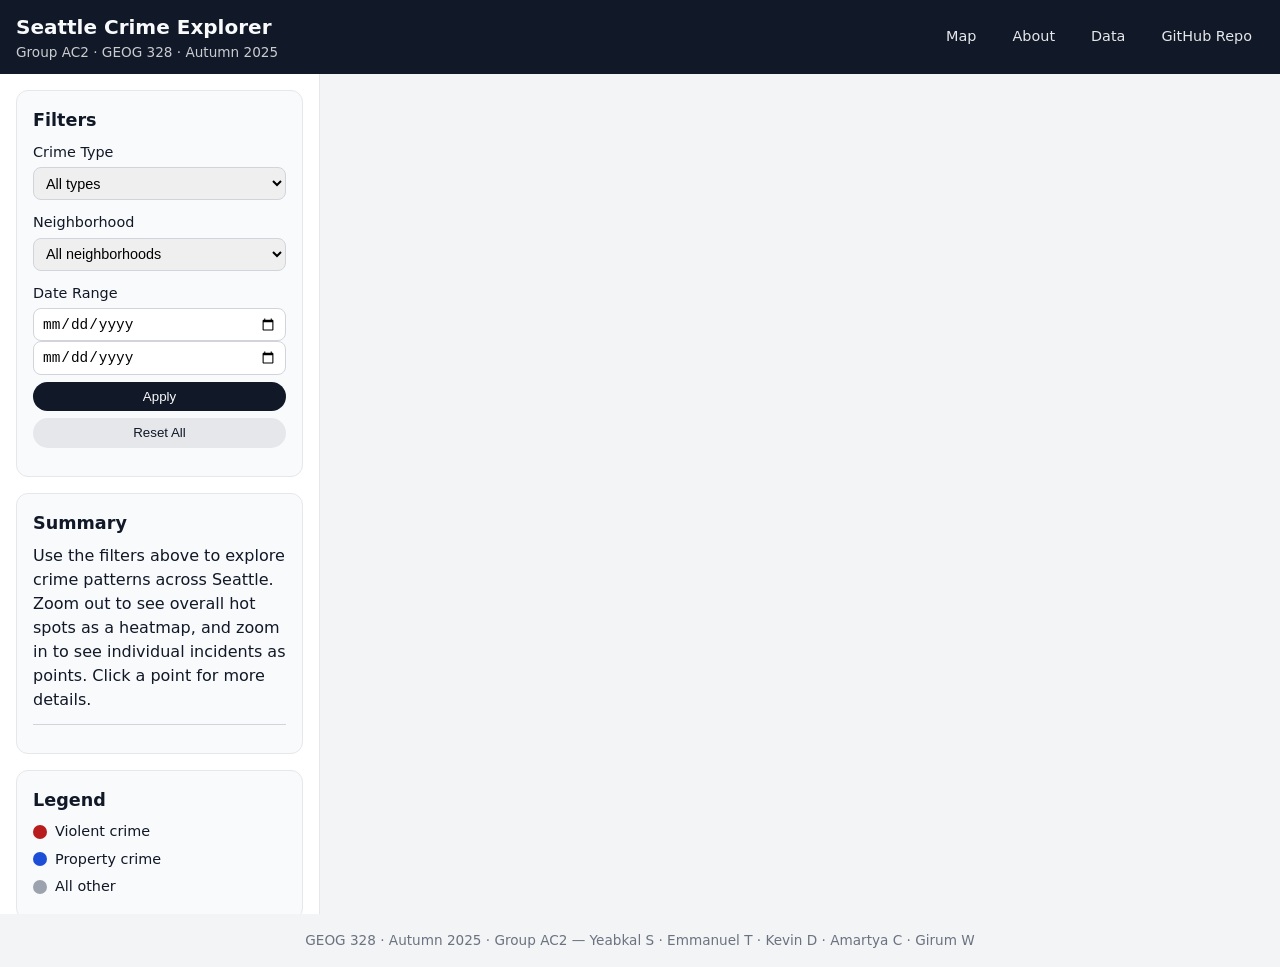
<file: index.html>
<!DOCTYPE html>
<html lang="en">
<head>
  <meta charset="UTF-8" />
  <title>Seattle Crime Explorer | Group AC2</title>
  <meta name="viewport" content="width=device-width, initial-scale=1" />

  <!-- Stylesheet -->
  <link rel="stylesheet" href="css\style.css" />
  <!-- Mapbox GL JS -->
  <link
    href="https://api.mapbox.com/mapbox-gl-js/v3.2.0/mapbox-gl.css"
    rel="stylesheet"
  />
  <script src="https://api.mapbox.com/mapbox-gl-js/v3.2.0/mapbox-gl.js"></script>

  <!-- Script -->
  <script src="js\app.js" defer></script>
</head>
<body>
  <!-- Top Header Bar -->
  <header id="top-bar">
    <div class="brand">
      <h1>Seattle Crime Explorer</h1>
      <p>Group AC2 · GEOG 328 · Autumn 2025</p>
    </div>
    <nav class="top-nav">
      <a href="index.html">Map</a>
      <a href="about.html">About</a>
      <a href="data.html">Data</a>
      <a
        href="https://github.com/206ET/GEOG328_GroupAC2_CrimeData"
        target="_blank"
        rel="noopener noreferrer"
      >
        GitHub Repo
      </a>
  </nav>
  </header>

  <!-- Main layout: sidebar + map -->
  <main id="layout">
    <!-- Sidebar -->
    <aside id="sidebar">
      <!-- Filters panel -->
      <section class="panel">
        <h2>Filters</h2>

        <!-- Crime type filter -->
        <div class="control-group">
          <label for="crime-type-select">Crime Type</label>
          <select id="crime-type-select">
            <option value="all">All types</option>
            <option value="VIOLENT CRIME">Violent crime</option>
            <option value="PROPERTY CRIME">Property crime</option>
            <option value="ALL OTHER">All other</option>
          </select>
        </div>

        <!-- Neighborhood filter -->
        <div class="control-group">
          <label for="neighborhood-select">Neighborhood</label>
          <select id="neighborhood-select">
            <option value="all">All neighborhoods</option>
          </select>
        </div>

        <!-- Date range -->
        <div class="control-group">
          <label>Date Range</label>
          <input type="date" id="start-date" placeholder="Start date" />
          <input type="date" id="end-date" placeholder="End date" />
          <button id="apply-date-btn">Apply</button>
          <button id="reset-filters-btn" class="secondary">Reset All</button>
        </div>
      </section>

      <!-- Statistics panel -->
      <section class="panel">
        <h2>Summary</h2>
        <p id="summary-text">
          Use the filters above to explore crime patterns across Seattle.
          Zoom out to see overall hot spots as a heatmap, and zoom in to see
          individual incidents as points. Click a point for more details.
        </p>
        <div id="stats-details" style="margin-top: 0.75rem; padding-top: 0.75rem; border-top: 1px solid #d1d5db; font-size: 0.85rem;"></div>
      </section>

      <!-- Legend -->
      <section class="panel">
        <h2>Legend</h2>
        <div id="legend">
          <div class="legend-item">
            <span class="legend-color legend-violent"></span>
            <span>Violent crime</span>
          </div>
          <div class="legend-item">
            <span class="legend-color legend-property"></span>
            <span>Property crime</span>
          </div>
          <div class="legend-item">
            <span class="legend-color legend-other"></span>
            <span>All other</span>
          </div>
        </div>
      </section>
    </aside>

    <!-- Map container -->
    <section id="map-container">
      <div id="map"></div>
    </section>
  </main>

  <!-- Footer -->
  <footer id="footer">
    <p>
      GEOG 328 · Autumn 2025 · Group AC2 — Yeabkal S · Emmanuel T · Kevin D · Amartya C · Girum W
    </p>
  </footer>
</body>
</html>
</file>
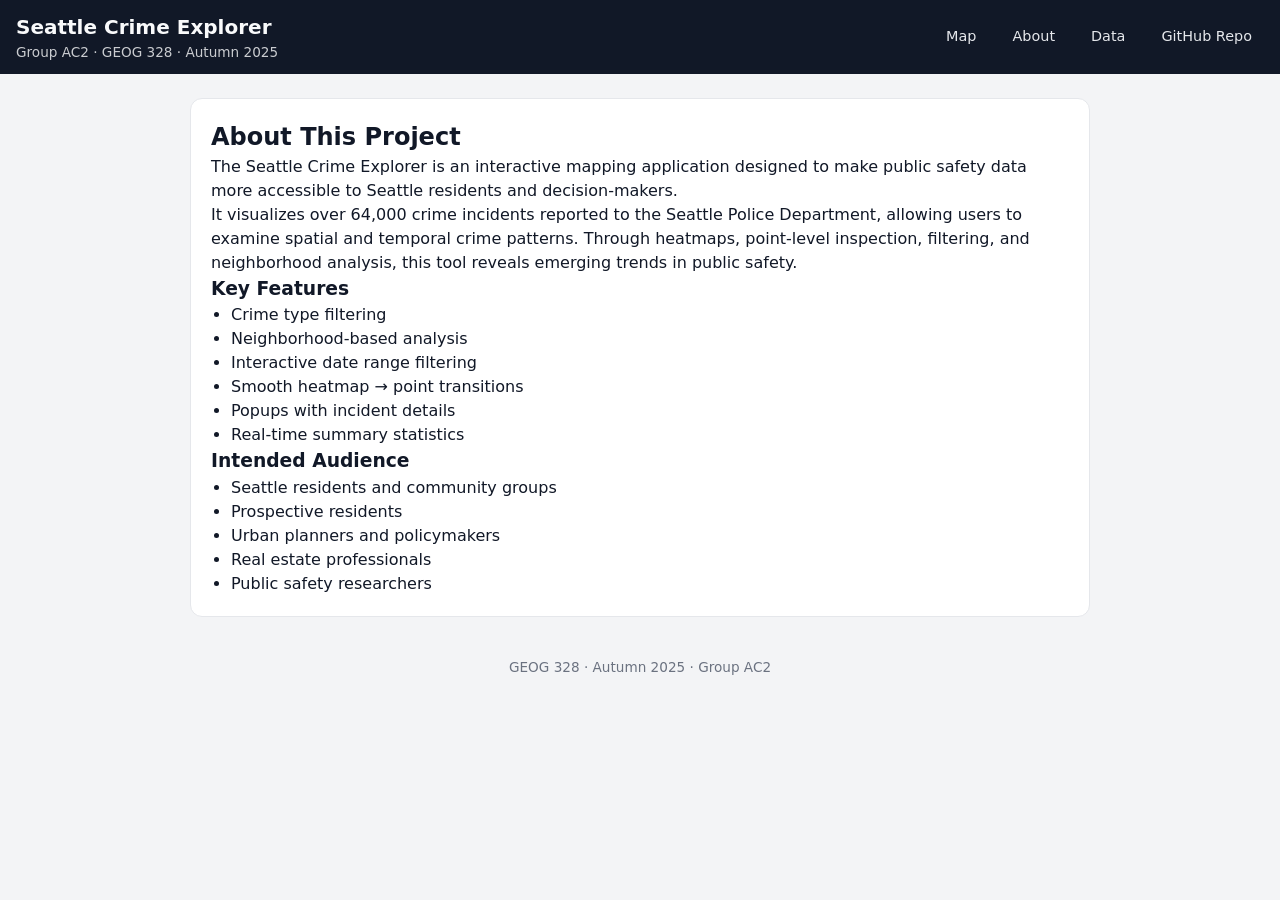
<file: about.html>
<!DOCTYPE html>
<html lang="en">
<head>
  <meta charset="UTF-8" />
  <title>About | Seattle Crime Explorer</title>
  <meta name="viewport" content="width=device-width, initial-scale=1" />
  <link rel="stylesheet" href="css\style.css" />
</head>
<body>

<header id="top-bar">
  <div class="brand">
    <h1>Seattle Crime Explorer</h1>
    <p>Group AC2 · GEOG 328 · Autumn 2025</p>
  </div>
  <nav class="top-nav">
    <a href="index.html">Map</a>
    <a href="about.html">About</a>
    <a href="data.html">Data</a>
    <a
      href="https://github.com/206ET/GEOG328_GroupAC2_CrimeData"
      target="_blank"
      rel="noopener noreferrer"
    >GitHub Repo</a>
  </nav>
</header>

<section class="content-section">
  <h2>About This Project</h2>
  <p>
    The Seattle Crime Explorer is an interactive mapping application designed to
    make public safety data more accessible to Seattle residents and decision-makers.
  </p>

  <p>
    It visualizes over 64,000 crime incidents reported to the Seattle Police
    Department, allowing users to examine spatial and temporal crime patterns.
    Through heatmaps, point-level inspection, filtering, and neighborhood analysis,
    this tool reveals emerging trends in public safety.
  </p>

  <h3>Key Features</h3>
  <ul>
    <li>Crime type filtering</li>
    <li>Neighborhood-based analysis</li>
    <li>Interactive date range filtering</li>
    <li>Smooth heatmap → point transitions</li>
    <li>Popups with incident details</li>
    <li>Real-time summary statistics</li>
  </ul>

  <h3>Intended Audience</h3>
  <ul>
    <li>Seattle residents and community groups</li>
    <li>Prospective residents</li>
    <li>Urban planners and policymakers</li>
    <li>Real estate professionals</li>
    <li>Public safety researchers</li>
  </ul>
</section>

<footer id="footer">
  <p>GEOG 328 · Autumn 2025 · Group AC2</p>
</footer>

</body>
</html>
</file>
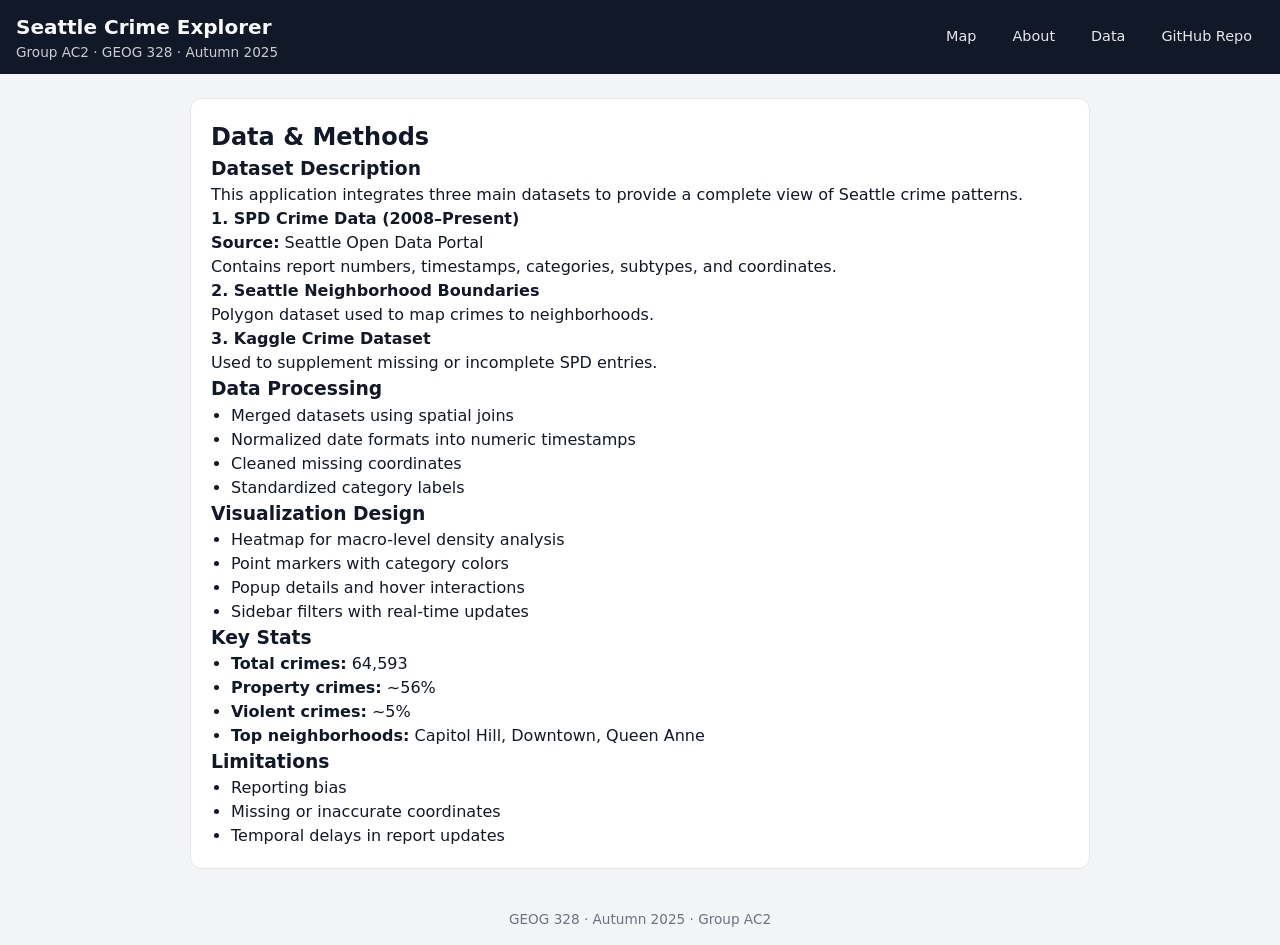
<file: data.html>
<!DOCTYPE html>
<html lang="en">
<head>
  <meta charset="UTF-8" />
  <title>Data & Methods | Seattle Crime Explorer</title>
  <meta name="viewport" content="width=device-width, initial-scale=1" />
  <link rel="stylesheet" href="css\style.css" />
</head>
<body>

<header id="top-bar">
  <div class="brand">
    <h1>Seattle Crime Explorer</h1>
    <p>Group AC2 · GEOG 328 · Autumn 2025</p>
  </div>
  <nav class="top-nav">
    <a href="index.html">Map</a>
    <a href="about.html">About</a>
    <a href="data.html">Data</a>
    <a
      href="https://github.com/206ET/GEOG328_GroupAC2_CrimeData"
      target="_blank"
      rel="noopener noreferrer"
    >GitHub Repo</a>
  </nav>
</header>

<section class="content-section">
  <h2>Data & Methods</h2>

  <h3>Dataset Description</h3>
  <p>
    This application integrates three main datasets to provide a complete view
    of Seattle crime patterns.
  </p>

  <h4>1. SPD Crime Data (2008–Present)</h4>
  <p>
    <strong>Source:</strong> Seattle Open Data Portal<br>
    Contains report numbers, timestamps, categories, subtypes, and coordinates.
  </p>

  <h4>2. Seattle Neighborhood Boundaries</h4>
  <p>Polygon dataset used to map crimes to neighborhoods.</p>

  <h4>3. Kaggle Crime Dataset</h4>
  <p>Used to supplement missing or incomplete SPD entries.</p>

  <h3>Data Processing</h3>
  <ul>
    <li>Merged datasets using spatial joins</li>
    <li>Normalized date formats into numeric timestamps</li>
    <li>Cleaned missing coordinates</li>
    <li>Standardized category labels</li>
  </ul>

  <h3>Visualization Design</h3>
  <ul>
    <li>Heatmap for macro-level density analysis</li>
    <li>Point markers with category colors</li>
    <li>Popup details and hover interactions</li>
    <li>Sidebar filters with real-time updates</li>
  </ul>

  <h3>Key Stats</h3>
  <ul>
    <li><strong>Total crimes:</strong> 64,593</li>
    <li><strong>Property crimes:</strong> ~56%</li>
    <li><strong>Violent crimes:</strong> ~5%</li>
    <li><strong>Top neighborhoods:</strong> Capitol Hill, Downtown, Queen Anne</li>
  </ul>

  <h3>Limitations</h3>
  <ul>
    <li>Reporting bias</li>
    <li>Missing or inaccurate coordinates</li>
    <li>Temporal delays in report updates</li>
  </ul>

</section>

<footer id="footer">
  <p>GEOG 328 · Autumn 2025 · Group AC2</p>
</footer>

</body>
</html>
</file>
